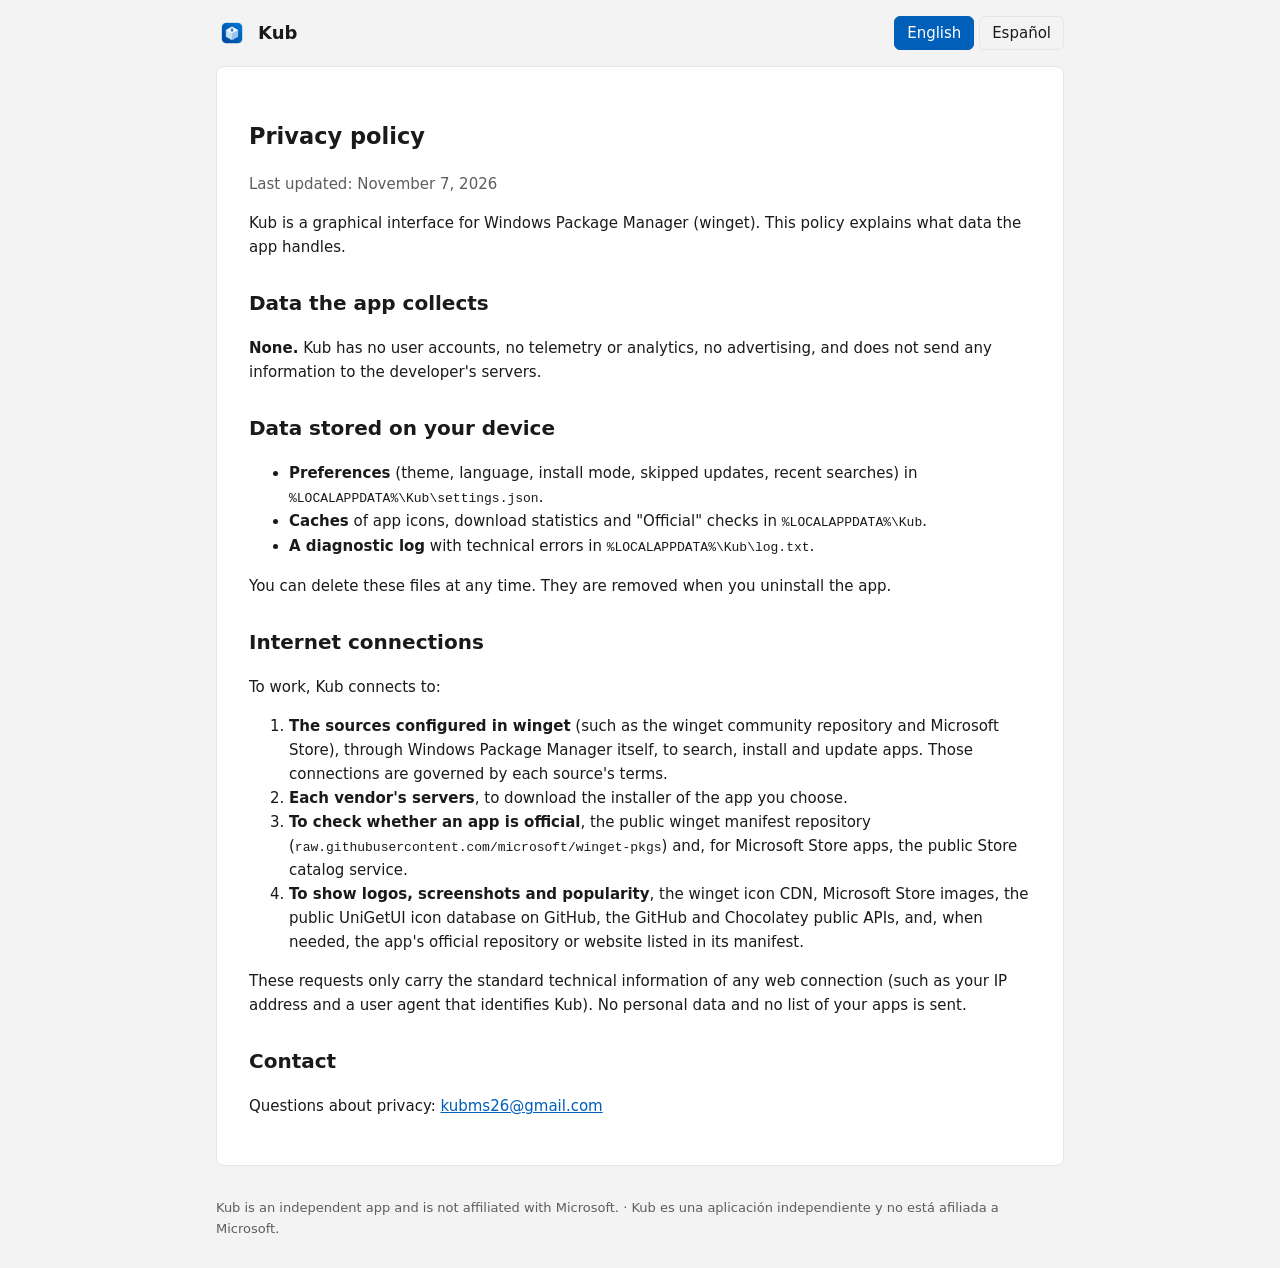
<file: privacy.html>
<!doctype html>
<html lang="en">
<head>
  <meta charset="utf-8">
  <meta name="viewport" content="width=device-width, initial-scale=1">
  <title>Kub — Privacy policy</title>
  <link rel="icon" href="favicon.ico">
  <link rel="stylesheet" href="style.css">
</head>
<body>
  <header class="top">
    <a class="brand" href="./"><img src="icon.png" alt="" width="32" height="32"> Kub</a>
    <nav class="lang">
      <button data-lang="en">English</button>
      <button data-lang="es">Español</button>
    </nav>
  </header>

  <main>
    <article lang="en" data-content="en">
      <h1>Privacy policy</h1>
      <p class="muted">Last updated: November 7, 2026</p>
      <p>Kub is a graphical interface for Windows Package Manager (winget). This policy explains what data the app handles.</p>

      <h2>Data the app collects</h2>
      <p><strong>None.</strong> Kub has no user accounts, no telemetry or analytics, no advertising, and does not send any information to the developer's servers.</p>

      <h2>Data stored on your device</h2>
      <ul>
        <li><strong>Preferences</strong> (theme, language, install mode, skipped updates, recent searches) in <code>%LOCALAPPDATA%\Kub\settings.json</code>.</li>
        <li><strong>Caches</strong> of app icons, download statistics and "Official" checks in <code>%LOCALAPPDATA%\Kub</code>.</li>
        <li><strong>A diagnostic log</strong> with technical errors in <code>%LOCALAPPDATA%\Kub\log.txt</code>.</li>
      </ul>
      <p>You can delete these files at any time. They are removed when you uninstall the app.</p>

      <h2>Internet connections</h2>
      <p>To work, Kub connects to:</p>
      <ol>
        <li><strong>The sources configured in winget</strong> (such as the winget community repository and Microsoft Store), through Windows Package Manager itself, to search, install and update apps. Those connections are governed by each source's terms.</li>
        <li><strong>Each vendor's servers</strong>, to download the installer of the app you choose.</li>
        <li><strong>To check whether an app is official</strong>, the public winget manifest repository (<code>raw.githubusercontent.com/microsoft/winget-pkgs</code>) and, for Microsoft Store apps, the public Store catalog service.</li>
        <li><strong>To show logos, screenshots and popularity</strong>, the winget icon CDN, Microsoft Store images, the public UniGetUI icon database on GitHub, the GitHub and Chocolatey public APIs, and, when needed, the app's official repository or website listed in its manifest.</li>
      </ol>
      <p>These requests only carry the standard technical information of any web connection (such as your IP address and a user agent that identifies Kub). No personal data and no list of your apps is sent.</p>

      <h2>Contact</h2>
      <p>Questions about privacy: <a href="mailto:kubms26@gmail.com">kubms26@gmail.com</a></p>
    </article>

    <article lang="es" data-content="es" hidden>
      <h1>Política de privacidad</h1>
      <p class="muted">Última actualización: 7 de noviembre de 2026</p>
      <p>Kub es una interfaz gráfica para el Administrador de paquetes de Windows (winget). Esta política explica qué datos trata la aplicación.</p>

      <h2>Datos que recoge la aplicación</h2>
      <p><strong>Ninguno.</strong> Kub no tiene cuentas de usuario, no incluye telemetría ni analíticas, no muestra publicidad y no envía información a servidores del desarrollador.</p>

      <h2>Datos que se quedan en tu equipo</h2>
      <ul>
        <li><strong>Preferencias</strong> (tema, idioma, modo de instalación, actualizaciones omitidas, búsquedas recientes) en <code>%LOCALAPPDATA%\Kub\settings.json</code>.</li>
        <li><strong>Cachés</strong> de iconos, estadísticas de descargas y comprobaciones de «Oficial» en <code>%LOCALAPPDATA%\Kub</code>.</li>
        <li><strong>Un registro de diagnóstico</strong> con errores técnicos en <code>%LOCALAPPDATA%\Kub\log.txt</code>.</li>
      </ul>
      <p>Puedes borrar estos archivos cuando quieras. Se eliminan al desinstalar la aplicación.</p>

      <h2>Conexiones a Internet</h2>
      <p>Para funcionar, Kub se conecta a:</p>
      <ol>
        <li><strong>Los orígenes configurados en winget</strong> (como el repositorio de la comunidad de winget y Microsoft Store), a través del propio Administrador de paquetes de Windows, para buscar, instalar y actualizar aplicaciones. Esas conexiones se rigen por las condiciones de cada origen.</li>
        <li><strong>Los servidores de cada fabricante</strong>, para descargar el instalador de la aplicación que eliges.</li>
        <li><strong>Para comprobar si una aplicación es oficial</strong>, al repositorio público de manifiestos de winget (<code>raw.githubusercontent.com/microsoft/winget-pkgs</code>) y, para las aplicaciones de Microsoft Store, al servicio público del catálogo de la Store.</li>
        <li><strong>Para mostrar logotipos, capturas y popularidad</strong>, a la CDN de iconos de winget, a las imágenes de Microsoft Store, a la base pública de iconos de UniGetUI en GitHub, a las API públicas de GitHub y Chocolatey y, si hace falta, al repositorio o a la web oficial de la aplicación indicados en su manifiesto.</li>
      </ol>
      <p>En estas peticiones solo viaja la información técnica estándar de cualquier conexión web (como la dirección IP y un agente de usuario que identifica a Kub). No se envía ningún dato personal ni la lista de tus aplicaciones.</p>

      <h2>Contacto</h2>
      <p>Dudas sobre privacidad: <a href="mailto:kubms26@gmail.com">kubms26@gmail.com</a></p>
    </article>
  </main>

  <footer class="muted">Kub is an independent app and is not affiliated with Microsoft. · Kub es una aplicación independiente y no está afiliada a Microsoft.</footer>
  <script src="lang.js"></script>
</body>
</html>
</file>
<file: style.css>
:root {
  --bg: #f3f3f3;
  --card: #ffffff;
  --text: #1a1a1a;
  --muted: #5d5d5d;
  --accent: #005fb8;
  --border: #e5e5e5;
  color-scheme: light;
}

@media (prefers-color-scheme: dark) {
  :root {
    --bg: #202020;
    --card: #2b2b2b;
    --text: #ffffff;
    --muted: #c5c5c5;
    --accent: #60cdff;
    --border: #3a3a3a;
    color-scheme: dark;
  }
}

* { box-sizing: border-box; }

body {
  margin: 0;
  background: var(--bg);
  color: var(--text);
  font: 15px/1.6 "Segoe UI Variable Text", "Segoe UI", system-ui, sans-serif;
}

.top {
  display: flex;
  align-items: center;
  justify-content: space-between;
  max-width: 880px;
  margin: 0 auto;
  padding: 16px;
}

.brand {
  display: flex;
  align-items: center;
  gap: 10px;
  color: var(--text);
  text-decoration: none;
  font-weight: 600;
  font-size: 18px;
}

.lang button {
  background: transparent;
  border: 1px solid var(--border);
  color: var(--text);
  border-radius: 6px;
  padding: 4px 12px;
  font: inherit;
  cursor: pointer;
}

.lang button[aria-pressed="true"] {
  background: var(--accent);
  border-color: var(--accent);
  color: #fff;
}

@media (prefers-color-scheme: dark) {
  .lang button[aria-pressed="true"] { color: #000; }
}

main {
  max-width: 880px;
  margin: 0 auto;
  padding: 0 16px 32px;
}

article, .hero {
  background: var(--card);
  border: 1px solid var(--border);
  border-radius: 8px;
  padding: 32px;
}

.hero { text-align: center; }
.hero h1 { font-size: 36px; line-height: 1.2; margin: 16px 0 8px; }
.store-badge { display: inline-block; margin-top: 16px; }
.store-badge img { display: block; height: auto; }
.features { text-align: left; max-width: 560px; margin: 24px auto; }

h1 { font-weight: 600; }
h2 { font-size: 20px; font-weight: 600; margin-top: 28px; }
a { color: var(--accent); }
code { font-family: Consolas, monospace; font-size: 13px; overflow-wrap: anywhere; }
.muted { color: var(--muted); }

footer {
  max-width: 880px;
  margin: 0 auto;
  padding: 0 16px 32px;
  font-size: 13px;
}

@media (max-width: 600px) {
  article, .hero { padding: 20px; }
  .hero h1 { font-size: 28px; }
}
</file>
